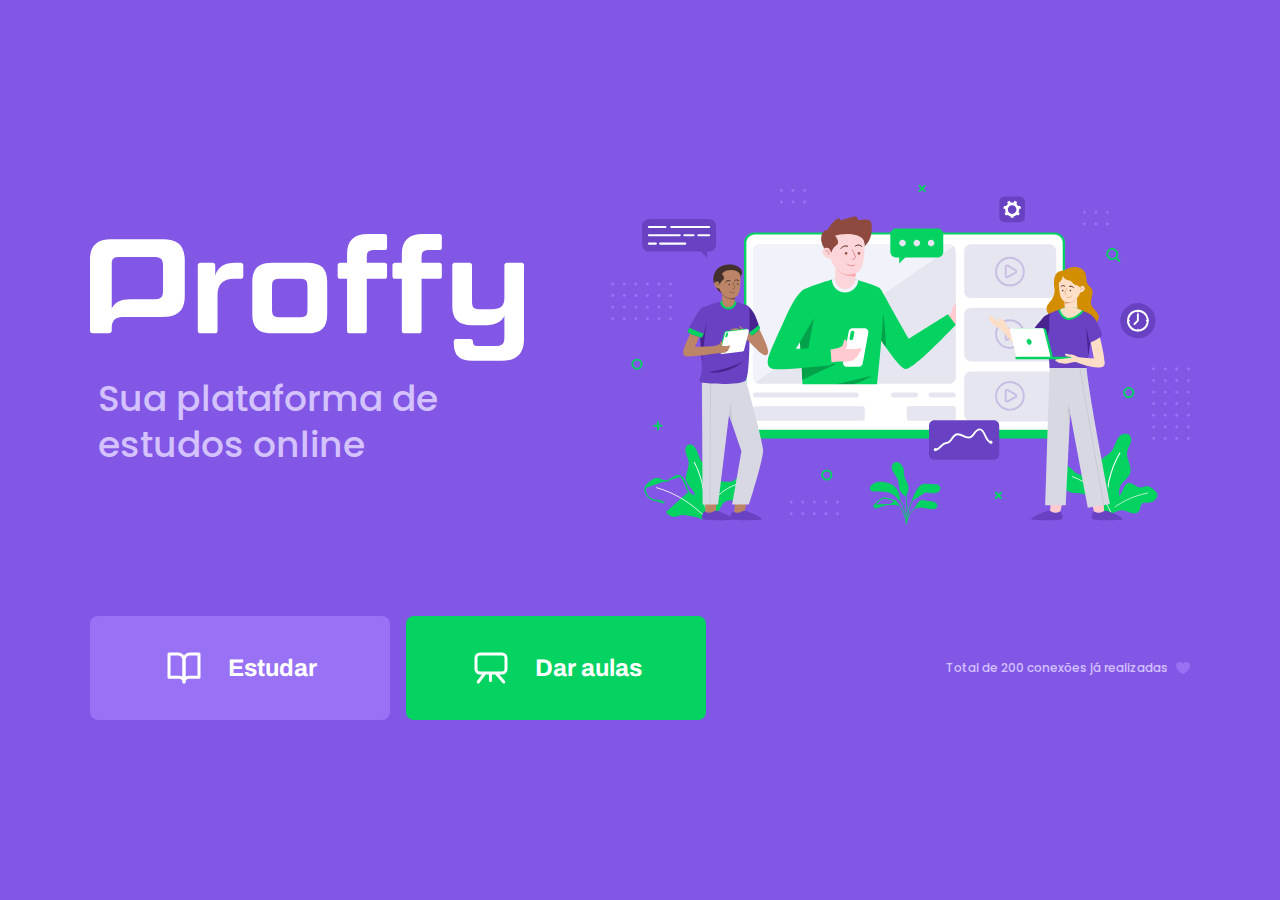
<file: index.html>
<!DOCTYPE html>

<html lang="pt_br"> <!-- lang é um atributo-->
<head>
    <meta charset="UTF-8">
    <meta name="viewport" content="width=device-width, initial-scale=1.0">
    <title>Proffy | Sua plataforma de estudos online!</title>

    <link rel="stylesheet" href="/styles/main.css">
    <link rel="stylesheet" href="/styles/partials/page-landing.css">

    <link href="https://fonts.googleapis.com/css2?family=Archivo:wght@400;700&amp;family=Poppins:wght@400;600&amp;display=swap" rel="stylesheet">
</head>

<body id="page-landing">

    <div id="container">
        <div class="logo-container"><img src="/images/logo.svg" alt="Proffy">
            <h2>Sua plataforma de estudos online</h2>
        </div>
        
        <img class="hero-image" src="/images/landing.svg" alt="Plataforma de Estudos">

        <div class="buttons-container">
            <a class="study" href="/study.html">
                <img src="/images/icons/study.svg" alt="Estudar">
                Estudar
            </a>

            <a class="give-classes"href="/give-classes.html">
                <img src="/images/icons/give-classes.svg" alt="Dar aulas">
                Dar aulas
            </a>

        </div>
        
        <p class="total-connections">   
            Total de 200 conexões já realizadas
            <img src="/images/icons/purple-heart.svg" alt="Coração roxo">    
        </p>
    </div>
</body>

</html>
</file>
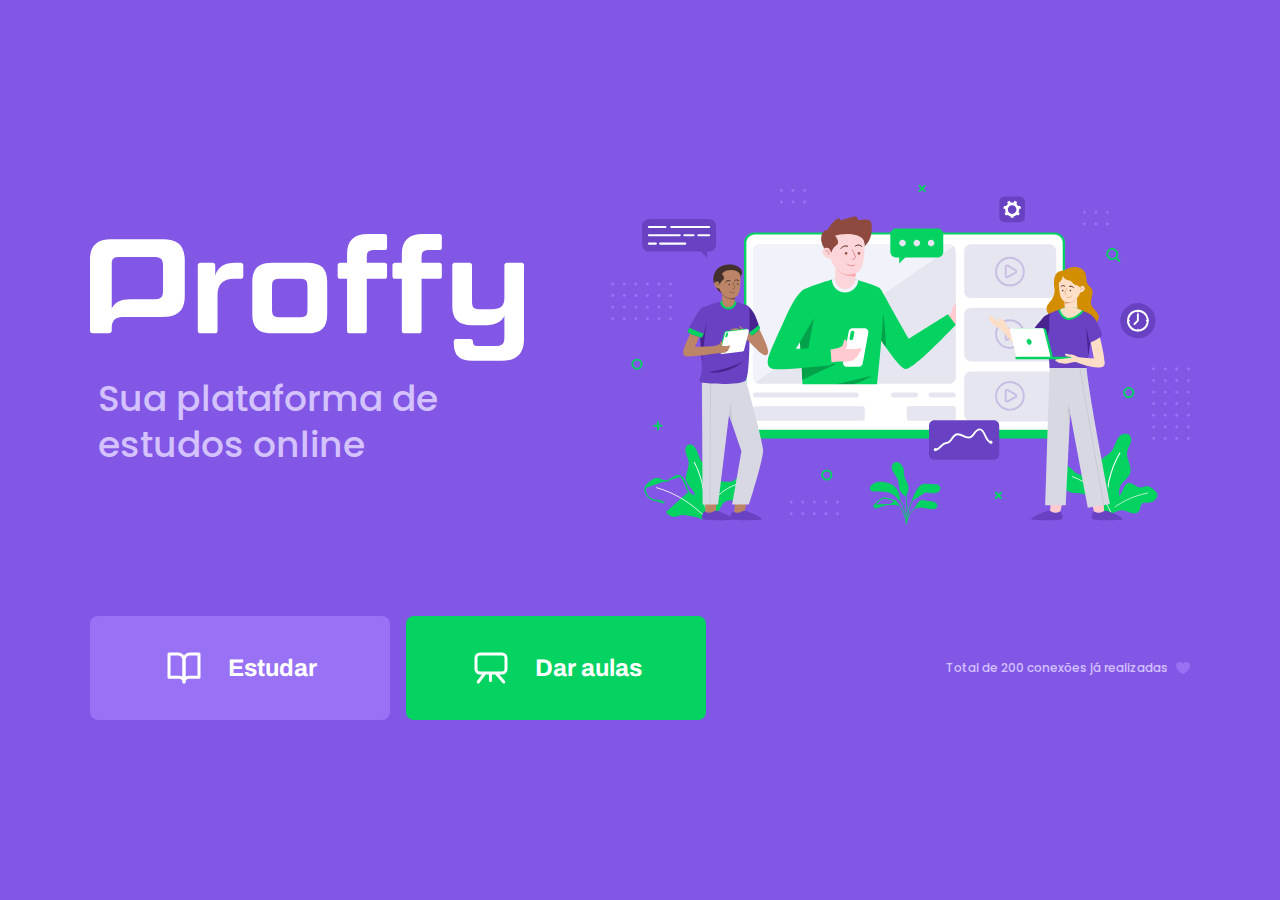
<file: study.html>
<!DOCTYPE html>

<html lang="pt_br"> <!-- lang é um atributo-->
<head>
    <meta charset="UTF-8">
    <meta name="viewport" content="width=device-width, initial-scale=1.0">
    <title>Proffy | Sua plataforma de estudos online!</title>

    <link rel="stylesheet" href="./styles/main.css">
    <link rel="stylesheet" href="./styles/partials/page-landing.css">

    <link href="https://fonts.googleapis.com/css2?family=Archivo:wght@400;700&amp;family=Poppins:wght@400;600&amp;display=swap" rel="stylesheet">
</head>

<body id="page-landing">

    <div id="container">
        <div class="logo-container"><img src="./images/logo.svg" alt="Proffy">
            <h2>Sua plataforma de estudos online</h2>
        </div>
        
        <img class="hero-image" src="./images/landing.svg" alt="Plataforma de Estudos">

        <div class="buttons-container">
            <a class="study" href="./study.html">
                <img src="./images/icons/study.svg" alt="Estudar">
                Estudar
            </a>

            <a class="give-classes"href="./give-classes.html">
                <img src="./images/icons/give-classes.svg" alt="Dar aulas">
                Dar aulas
            </a>

        </div>
        
        <p class="total-connections">   
            Total de 200 conexões já realizadas
            <img src="./images/icons/purple-heart.svg" alt="Coração roxo">    
        </p>
    </div>
</body>

</html>
</file>
<file: styles/main.css>
/* CSS - Cascading Style Sheets*/
:root 
{   /*VARIÁVEIS CSS*/
    --color-backgroung: #F0F0F7;
    --color-primary-lighter: #9871F5;
    --color-primary-light: #916BEA;
    --color-primary: #8257E5;
    --color-primary-dark: #774DD6;
    --color-primary-darker: #6842C2;
    --color-secondary: #04D361;
    --color-secondary-dark: #04BF58;
    --color-title-in-primary: #FFFFFF;
    --color-text-in-primary: #D4C2FF;
    --color-text-title: #32264D;
    --color-text-complement: #9C98A6;
    --color-text-base: #6A6180;
    --color-line-in-white: #E6E6F0;
    --color-input-background: #F8F8FC;
    --color-button-text: #FFFFFF;
    --color-box-base: #FFFFFF;
    --color-box-footer: #FAFAFC;
    --color-small-info: #C1BCCC;
    /* tamanho da fonte padrão: 16px - 100% -1rem*/
    font-size: 60%; /* controle das medidas rem */
}

*
{
    margin: 0;
    padding: 0;
    box-sizing: border-box ;
}

html, body
{
    height: 100vh;
}
body
{
   
    background: var(--color-backgroung);
    display: flex;
    align-items: center;
    justify-content: center;
}

body, input, button, textarea
{
    /* font-weight:500 / font-family: Poppins / font-size: 1.6rem*/
    font: 500 1.6rem Poppins;
    color: var(--color-text-base);
}

#container
{
    width: 90vw; /*largura*/
    max-width: 700px;
}
@media (min-width: 700px)
{
    :root
    {
        font-size: 62.5%; /* todo 1rem vai ser realtivo a 10px*/
    }
}
</file>
<file: styles/partials/page-landing.css>
/*:root
{
    font-size: 40%; /*modificar as medidas rem
}
*/
#page-landing
 {
    background: var(--color-primary);
 }

 #page-landing #container
 {
     color: var(--color-text-in-primary);
 }

 .logo-container img
 {
     height: 10rem;
 }

 .logo-container
 {
    text-align: center;
    margin-bottom: 3.2rem;
 }

 .logo-container h2
 {
    font-weight: 500;
    font-size: 3.6rem;
    line-height: 4.6rem;
    margin: 0.8rem;
 }

 .hero-image
 {
     width: 100%;
 }

 .buttons-container
 {
     display: flex;
     justify-content: center;
     margin: 3.2rem 0;
 }

 .buttons-container a
 {
     width: 30rem;
     height: 10.4rem;

     border-radius: .8rem;
     margin-right: 1.6rem;

     font: 700 2.4rem Archivo;

     display: flex;
     align-items: center;
     justify-content: center;

     text-decoration: none;

     transition: background 0.2s;

     color: var(--color-button-text);

 }
 .buttons-container a img
 {
    width: 4rem;
    margin-right: 2.4rem;
 }

 .buttons-container a.study
 {
     background: var(--color-primary-lighter);
 }

 .buttons-container a.study:hover
 {
    background: var(--color-primary-light);
 }

 .buttons-container a.give-classes
 {
     background: var(--color-secondary);
     margin-right: 0;
 }

 .buttons-container a.give-classes:hover
 {
     background: var(--color-secondary-dark);
 }

 .total-connections
 {
     font-size: 1.8rem;

     display: flex;
     align-items: center;
     justify-content: center;
 }

 .total-connections img
 {
     margin-left: 0.8rem;
 }

 @media (max-width: 699px)
 {
    :root{
     font-size: 40%; /* modificar  as medidas rem*/
    }
 }

 @media (min-width: 1100px)
 {
     #page-landing #container
     {
         max-width: 1100px;
         display: grid;
         grid-template-columns: 2fr 1fr 2fr;
         grid-template-rows: 350px 1fr;
         grid-template-areas: 
         "proffy image image"
         "button button texting";
         column-gap: 87px;
         row-gap: 86px;
     }
     .logo-container
     {
        grid-area: proffy;
        text-align: initial;
        align-self: center;
        margin: 0;
     }

     .logo-container img
     {
         height: 127px;
     }
     .hero-image
     {
        grid-area: image;
        height: 350px;
     }
     .buttons-container
     {
        grid-area: button;
        justify-content: flex-start;
        margin: 0;
     }
     .total-connections
     {
        grid-area: texting;
        justify-self: end;
        font-size: 1.2rem;
     }
 }
</file>
